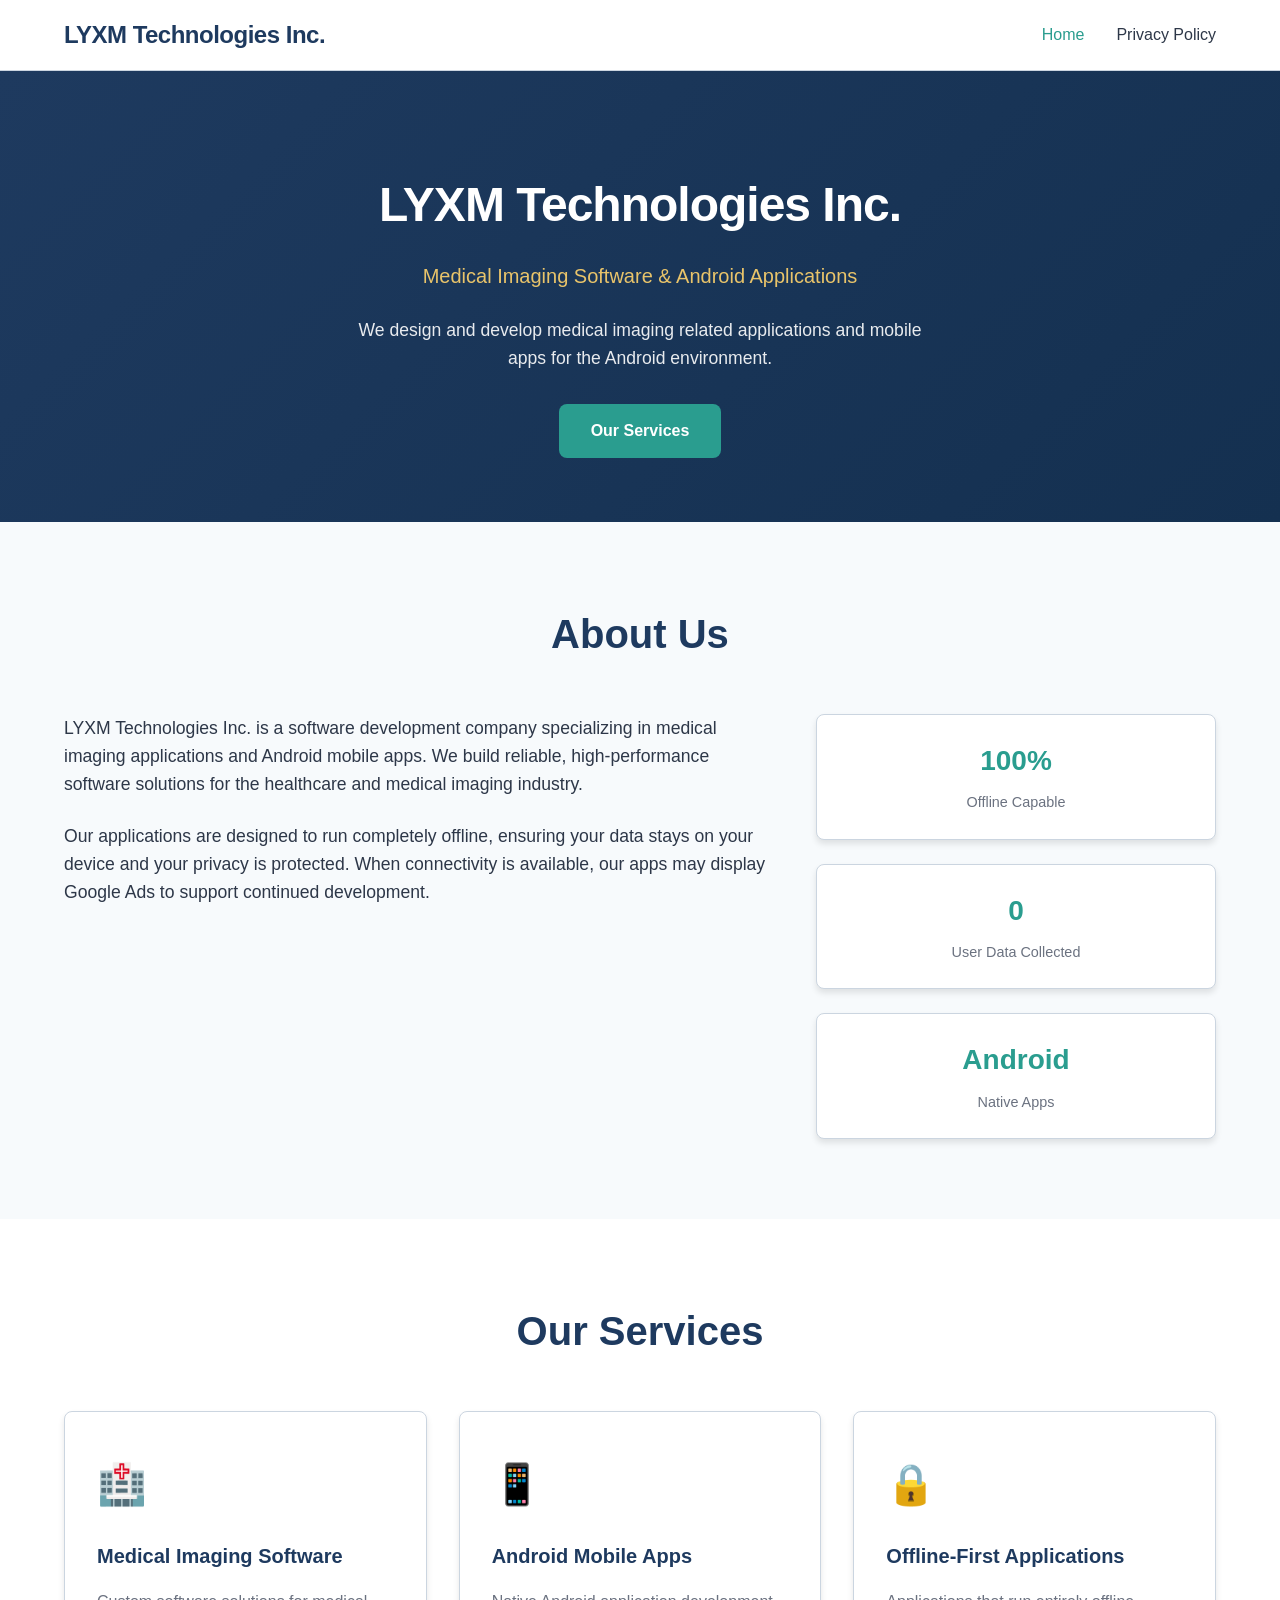
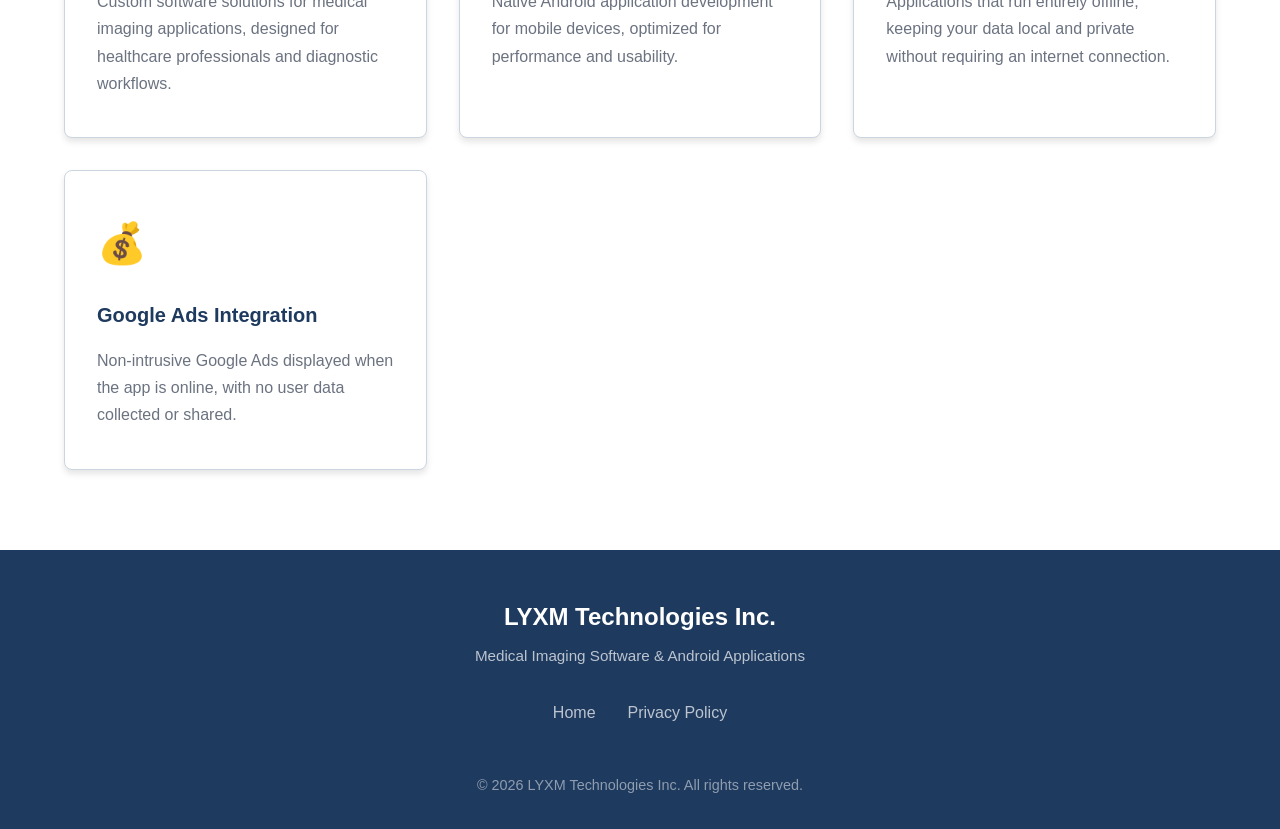
<file: index.html>
<!DOCTYPE html>
<html lang="en">
<head>
    <meta charset="UTF-8">
    <meta name="viewport" content="width=device-width, initial-scale=1.0">
    <title>LYXM Technologies Inc. | Medical Imaging Software & Android Apps</title>
    <link rel="stylesheet" href="styles.css">
</head>
<body>
    <header>
        <nav class="navbar">
            <div class="nav-container">
                <a href="index.html" class="logo">LYXM Technologies Inc.</a>
                <button class="nav-toggle" aria-label="Toggle navigation">
                    <span class="hamburger"></span>
                    <span class="hamburger"></span>
                    <span class="hamburger"></span>
                </button>
                <ul class="nav-menu">
                    <li><a href="index.html" class="active">Home</a></li>
                    <li><a href="privacy.html">Privacy Policy</a></li>
                </ul>
            </div>
        </nav>
    </header>

    <main>
        <section class="hero">
            <div class="hero-content">
                <h1>LYXM Technologies Inc.</h1>
                <p class="tagline">Medical Imaging Software &amp; Android Applications</p>
                <p class="subtitle">We design and develop medical imaging related applications and mobile apps for the Android environment.</p>
                <a href="#services" class="btn btn-primary">Our Services</a>
            </div>
        </section>

        <section class="about" id="about">
            <div class="container">
                <h2>About Us</h2>
                <div class="about-content">
                    <div class="about-text">
                        <p>LYXM Technologies Inc. is a software development company specializing in medical imaging applications and Android mobile apps. We build reliable, high-performance software solutions for the healthcare and medical imaging industry.</p>
                        <p>Our applications are designed to run completely offline, ensuring your data stays on your device and your privacy is protected. When connectivity is available, our apps may display Google Ads to support continued development.</p>
                    </div>
                    <div class="about-stats">
                        <div class="stat">
                            <div class="stat-number">100%</div>
                            <div class="stat-label">Offline Capable</div>
                        </div>
                        <div class="stat">
                            <div class="stat-number">0</div>
                            <div class="stat-label">User Data Collected</div>
                        </div>
                        <div class="stat">
                            <div class="stat-number">Android</div>
                            <div class="stat-label">Native Apps</div>
                        </div>
                    </div>
                </div>
            </div>
        </section>

        <section class="services" id="services">
            <div class="container">
                <h2>Our Services</h2>
                <div class="services-grid">
                    <div class="service-card">
                        <div class="service-icon">🏥</div>
                        <h3>Medical Imaging Software</h3>
                        <p>Custom software solutions for medical imaging applications, designed for healthcare professionals and diagnostic workflows.</p>
                    </div>
                    <div class="service-card">
                        <div class="service-icon">📱</div>
                        <h3>Android Mobile Apps</h3>
                        <p>Native Android application development for mobile devices, optimized for performance and usability.</p>
                    </div>
                    <div class="service-card">
                        <div class="service-icon">🔒</div>
                        <h3>Offline-First Applications</h3>
                        <p>Applications that run entirely offline, keeping your data local and private without requiring an internet connection.</p>
                    </div>
                    <div class="service-card">
                        <div class="service-icon">💰</div>
                        <h3>Google Ads Integration</h3>
                        <p>Non-intrusive Google Ads displayed when the app is online, with no user data collected or shared.</p>
                    </div>
                </div>
            </div>
        </section>
    </main>

    <footer>
        <div class="container footer-content">
            <div class="footer-brand">
                <a href="index.html" class="footer-logo">LYXM Technologies Inc.</a>
                <p>Medical Imaging Software &amp; Android Applications</p>
            </div>
            <div class="footer-links">
                <a href="index.html">Home</a>
                <a href="privacy.html">Privacy Policy</a>
            </div>
            <div class="footer-copy">
                <p>&copy; 2026 LYXM Technologies Inc. All rights reserved.</p>
            </div>
        </div>
    </footer>

    <script src="script.js"></script>
</body>
</html>
</file>
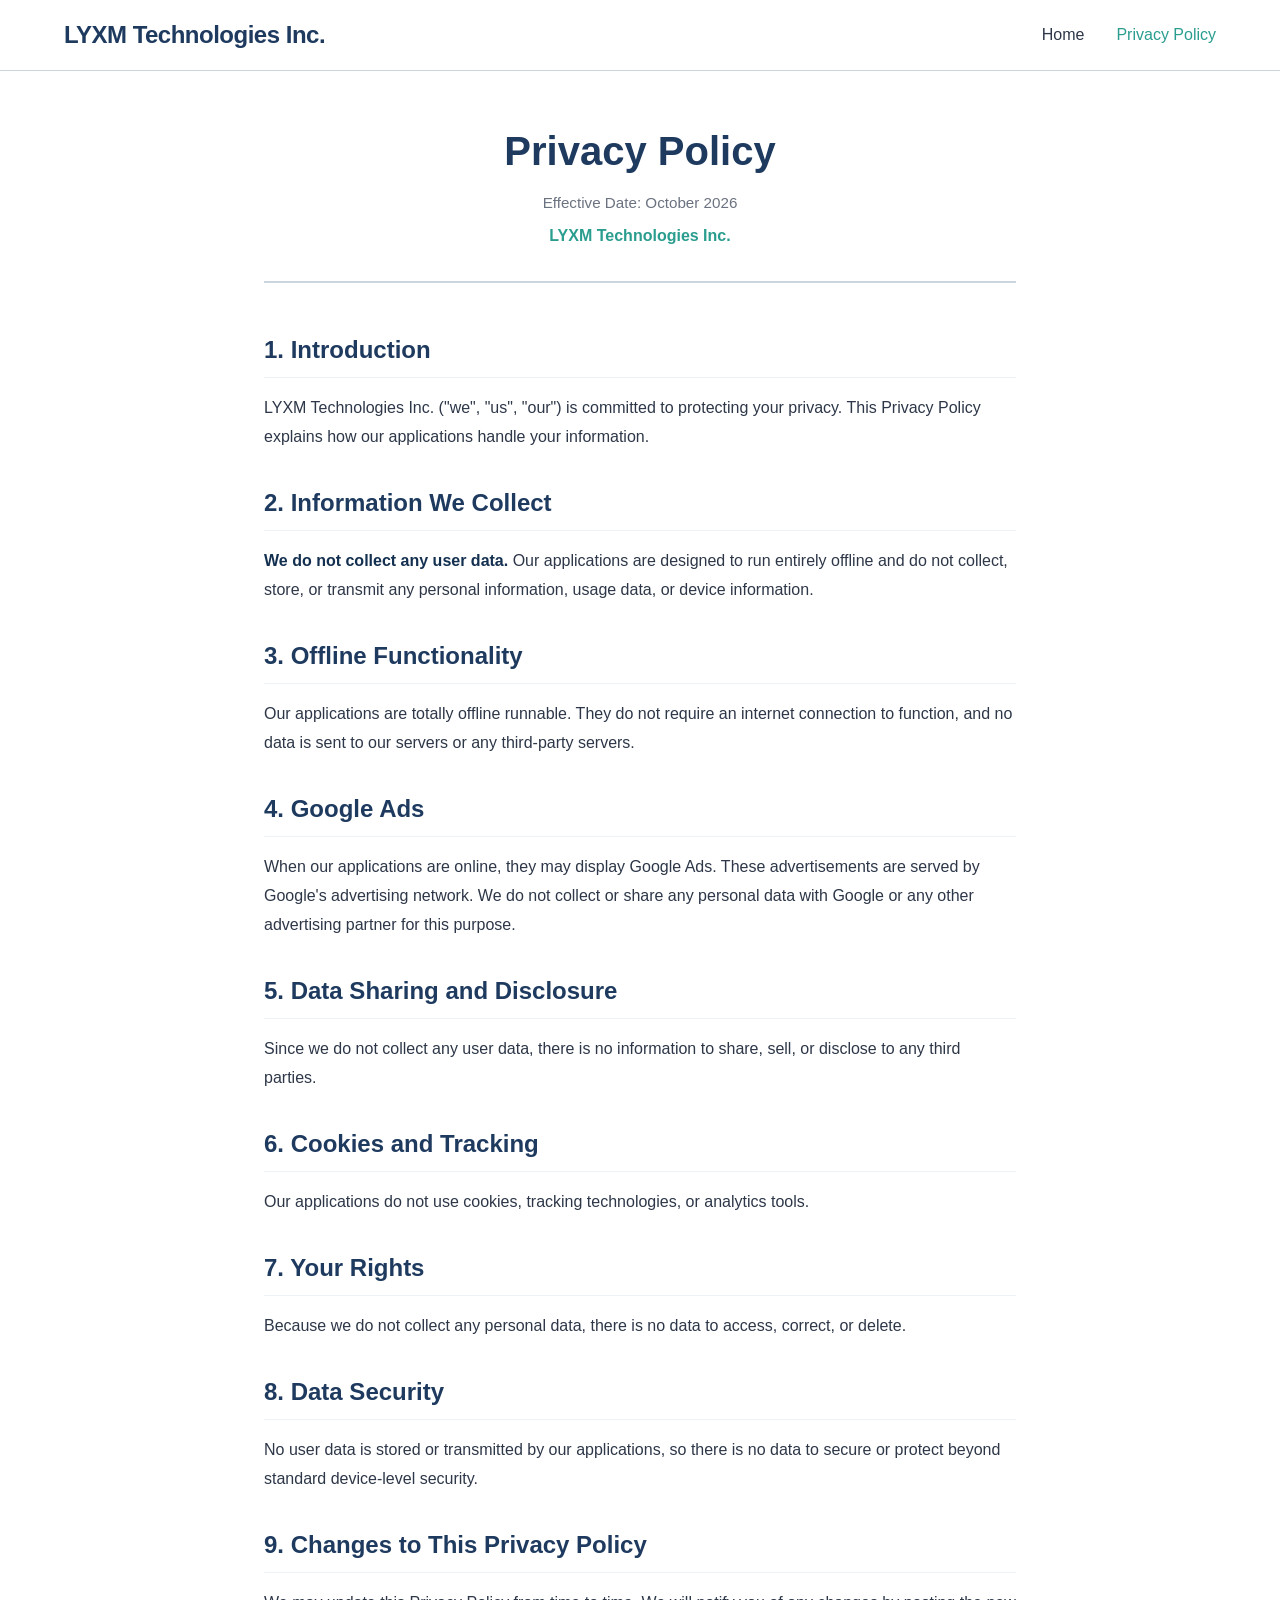
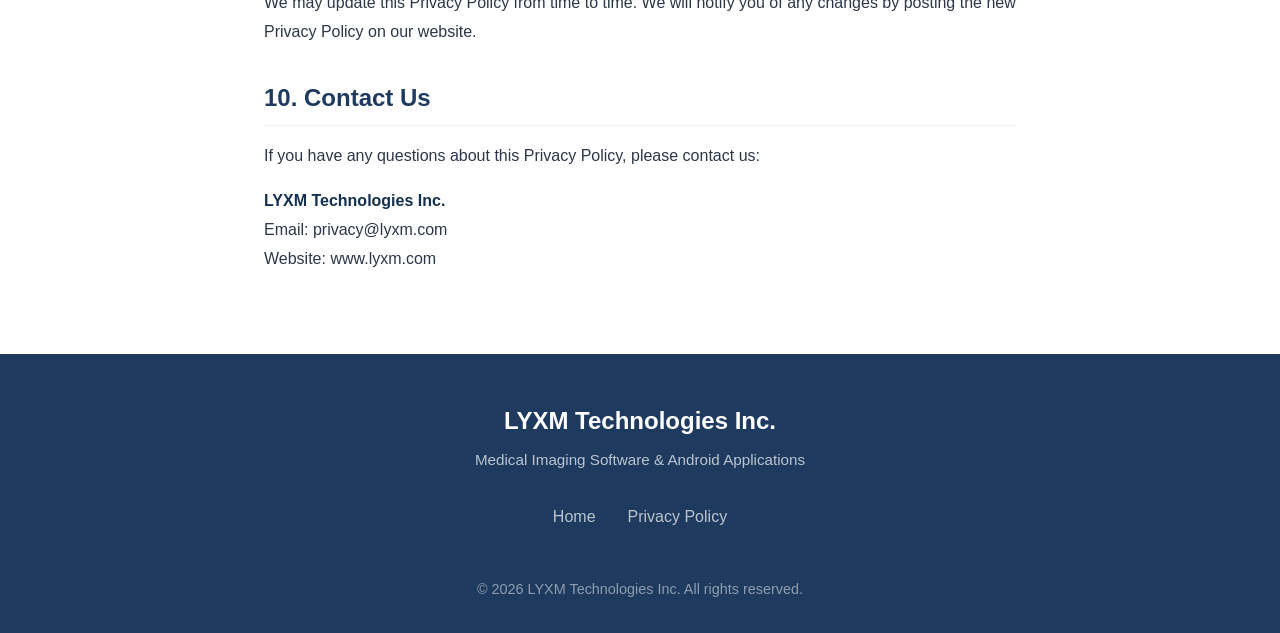
<file: privacy.html>
<!DOCTYPE html>
<html lang="en">
<head>
    <meta charset="UTF-8">
    <meta name="viewport" content="width=device-width, initial-scale=1.0">
    <title>Privacy Policy | LYXM Technologies Inc.</title>
    <link rel="stylesheet" href="styles.css">
</head>
<body>
    <header>
        <nav class="navbar">
            <div class="nav-container">
                <a href="index.html" class="logo">LYXM Technologies Inc.</a>
                <button class="nav-toggle" aria-label="Toggle navigation">
                    <span class="hamburger"></span>
                    <span class="hamburger"></span>
                    <span class="hamburger"></span>
                </button>
                <ul class="nav-menu">
                    <li><a href="index.html">Home</a></li>
                    <li><a href="privacy.html" class="active">Privacy Policy</a></li>
                </ul>
            </div>
        </nav>
    </header>

    <main>
        <section class="privacy-policy">
            <div class="container">
                <article>
                    <header class="article-header">
                        <h1>Privacy Policy</h1>
                        <p class="effective-date">Effective Date: October 2026</p>
                        <p class="company">LYXM Technologies Inc.</p>
                    </header>

                    <section class="policy-section">
                        <h2>1. Introduction</h2>
                        <p>LYXM Technologies Inc. ("we", "us", "our") is committed to protecting your privacy. This Privacy Policy explains how our applications handle your information.</p>
                    </section>

                    <section class="policy-section">
                        <h2>2. Information We Collect</h2>
                        <p><strong>We do not collect any user data.</strong> Our applications are designed to run entirely offline and do not collect, store, or transmit any personal information, usage data, or device information.</p>
                    </section>

                    <section class="policy-section">
                        <h2>3. Offline Functionality</h2>
                        <p>Our applications are totally offline runnable. They do not require an internet connection to function, and no data is sent to our servers or any third-party servers.</p>
                    </section>

                    <section class="policy-section">
                        <h2>4. Google Ads</h2>
                        <p>When our applications are online, they may display Google Ads. These advertisements are served by Google's advertising network. We do not collect or share any personal data with Google or any other advertising partner for this purpose.</p>
                    </section>

                    <section class="policy-section">
                        <h2>5. Data Sharing and Disclosure</h2>
                        <p>Since we do not collect any user data, there is no information to share, sell, or disclose to any third parties.</p>
                    </section>

                    <section class="policy-section">
                        <h2>6. Cookies and Tracking</h2>
                        <p>Our applications do not use cookies, tracking technologies, or analytics tools.</p>
                    </section>

                    <section class="policy-section">
                        <h2>7. Your Rights</h2>
                        <p>Because we do not collect any personal data, there is no data to access, correct, or delete.</p>
                    </section>

                    <section class="policy-section">
                        <h2>8. Data Security</h2>
                        <p>No user data is stored or transmitted by our applications, so there is no data to secure or protect beyond standard device-level security.</p>
                    </section>

                    <section class="policy-section">
                        <h2>9. Changes to This Privacy Policy</h2>
                        <p>We may update this Privacy Policy from time to time. We will notify you of any changes by posting the new Privacy Policy on our website.</p>
                    </section>

                    <section class="policy-section">
                        <h2>10. Contact Us</h2>
                        <p>If you have any questions about this Privacy Policy, please contact us:</p>
                        <p><strong>LYXM Technologies Inc.</strong><br>
                        Email: privacy@lyxm.com<br>
                        Website: <a href="index.html">www.lyxm.com</a></p>
                    </section>
                </article>
            </div>
        </section>
    </main>

    <footer>
        <div class="container footer-content">
            <div class="footer-brand">
                <a href="index.html" class="footer-logo">LYXM Technologies Inc.</a>
                <p>Medical Imaging Software &amp; Android Applications</p>
            </div>
            <div class="footer-links">
                <a href="index.html">Home</a>
                <a href="privacy.html">Privacy Policy</a>
            </div>
            <div class="footer-copy">
                <p>&copy; 2026 LYXM Technologies Inc. All rights reserved.</p>
            </div>
        </div>
    </footer>

    <script src="script.js"></script>
</body>
</html>
</file>
<file: styles.css>
/* ========================================
   LYXM Technologies Inc. - Global Styles
   ======================================== */

:root {
    --primary-color: #1e3a5f;
    --primary-dark: #143050;
    --secondary-color: #2a9d8f;
    --accent-color: #e9c46a;
    --text-dark: #2d3748;
    --text-light: #6b7280;
    --bg-white: #ffffff;
    --bg-light: #f7fafc;
    --bg-gray: #edf2f7;
    --border-color: #cbd5e0;
    --white: #ffffff;
    --max-width: 1200px;
    --header-height: 70px;
    --transition: all 0.3s ease;
    --shadow: 0 4px 6px rgba(0, 0, 0, 0.1);
    --shadow-lg: 0 10px 25px rgba(0, 0, 0, 0.1);
    --border-radius: 8px;
}

* {
    margin: 0;
    padding: 0;
    box-sizing: border-box;
}

html {
    scroll-behavior: smooth;
}

body {
    font-family: -apple-system, BlinkMacSystemFont, 'Segoe UI', Roboto, Oxygen, Ubuntu, Cantarell, 'Open Sans', 'Helvetica Neue', sans-serif;
    line-height: 1.6;
    color: var(--text-dark);
    background-color: var(--bg-white);
}

a {
    text-decoration: none;
    color: inherit;
}

ul {
    list-style: none;
}

img {
    max-width: 100%;
    height: auto;
}

.container {
    max-width: var(--max-width);
    margin: 0 auto;
    padding: 0 1.5rem;
}
/* ========================================
   Footer
   ======================================== */

footer {
    background-color: var(--primary-color);
    color: var(--white);
    padding: 3rem 1.5rem 2rem;
    margin-top: auto;
}

.footer-content {
    max-width: var(--max-width);
    margin: 0 auto;
    display: flex;
    flex-direction: column;
    gap: 2rem;
    align-items: center;
    text-align: center;
}

.footer-brand {
    display: flex;
    flex-direction: column;
    align-items: center;
    gap: 0.5rem;
}

.footer-logo {
    font-size: 1.5rem;
    font-weight: 700;
    color: var(--white);
}

.footer-brand p {
    color: rgba(255, 255, 255, 0.7);
    font-size: 0.95rem;
}

.footer-links {
    display: flex;
    gap: 2rem;
}

.footer-links a {
    color: rgba(255, 255, 255, 0.7);
    font-weight: 500;
    transition: var(--transition);
}

.footer-links a:hover {
    color: var(--white);
}

.footer-copy p {
    color: rgba(255, 255, 255, 0.5);
    font-size: 0.9rem;
    margin-top: 1rem;
}

/* ========================================
   Responsive
   ======================================== */

@media (max-width: 768px) {
    .nav-toggle {
        display: flex;
    }

    .nav-menu {
        position: absolute;
        top: var(--header-height);
        left: 0;
        width: 100%;
        background-color: var(--white);
        flex-direction: column;
        padding: 1.5rem;
        gap: 1rem;
        box-shadow: var(--shadow-lg);
        transform: translateY(-100%);
        opacity: 0;
        visibility: hidden;
        transition: var(--transition);
        border-bottom: 1px solid var(--border-color);
    }

    .nav-menu.active {
        transform: translateY(0);
        opacity: 1;
        visibility: visible;
    }

    .nav-menu li {
        width: 100%;
    }

    .nav-menu li a {
        display: block;
        padding: 0.75rem 0;
        border-bottom: 1px solid var(--bg-gray);
    }

    .hero h1 {
        font-size: 2.25rem;
    }

    .about-content {
        grid-template-columns: 1fr;
        gap: 2rem;
    }

    .about-stats {
        flex-direction: row;
        flex-wrap: wrap;
        justify-content: center;
    }

    .stat {
        flex: 1;
        min-width: 150px;
    }

    .services-grid {
        grid-template-columns: 1fr;
    }

    .footer-content {
        gap: 1.5rem;
    }

    .footer-links {
        flex-direction: column;
        gap: 1rem;
    }
}

@media (max-width: 480px) {
    .hero h1 {
        font-size: 1.875rem;
    }

    .tagline {
        font-size: 1.1rem;
    }

    .subtitle {
        font-size: 1rem;
    }

    .article-header h1 {
        font-size: 2rem;
    }
}
/* ========================================
   Privacy Policy Page
   ======================================== */

.privacy-policy {
    padding: 3rem 1.5rem;
    background-color: var(--white);
}

.privacy-policy .container {
    max-width: 800px;
}

.article-header {
    text-align: center;
    margin-bottom: 3rem;
    padding-bottom: 2rem;
    border-bottom: 2px solid var(--border-color);
}

.article-header h1 {
    font-size: 2.5rem;
    color: var(--primary-color);
    margin-bottom: 0.5rem;
}

.effective-date {
    color: var(--text-light);
    font-size: 0.95rem;
    margin-bottom: 0.5rem;
}

.company {
    color: var(--secondary-color);
    font-weight: 600;
    font-size: 1rem;
}

.policy-section {
    margin-bottom: 2rem;
}

.policy-section h2 {
    font-size: 1.5rem;
    color: var(--primary-color);
    margin-bottom: 1rem;
    padding-bottom: 0.5rem;
    border-bottom: 1px solid var(--bg-gray);
}

.policy-section p {
    color: var(--text-dark);
    line-height: 1.8;
    margin-bottom: 1rem;
}

.policy-section p strong {
    color: var(--primary-dark);
}
/* ========================================
   Services Section
   ======================================== */

.services {
    padding: 5rem 1.5rem;
    background-color: var(--white);
}

.services-grid {
    display: grid;
    grid-template-columns: repeat(auto-fit, minmax(280px, 1fr));
    gap: 2rem;
}

.service-card {
    background-color: var(--white);
    padding: 2.5rem 2rem;
    border-radius: var(--border-radius);
    border: 1px solid var(--border-color);
    box-shadow: var(--shadow);
    transition: var(--transition);
}

.service-card:hover {
    transform: translateY(-5px);
    box-shadow: var(--shadow-lg);
    border-color: var(--secondary-color);
}

.service-icon {
    font-size: 2.5rem;
    margin-bottom: 1.5rem;
    display: block;
}

.service-card h3 {
    font-size: 1.25rem;
    margin-bottom: 1rem;
    color: var(--primary-color);
}

.service-card p {
    color: var(--text-light);
    line-height: 1.7;
}
/* ========================================
   About Section
   ======================================== */

.about {
    padding: 5rem 1.5rem;
    background-color: var(--bg-light);
}

.about h2, .services h2 {
    text-align: center;
    font-size: 2.5rem;
    margin-bottom: 3rem;
    color: var(--primary-color);
}

.about-content {
    display: grid;
    grid-template-columns: 1fr 400px;
    gap: 3rem;
    align-items: start;
}

.about-text p {
    margin-bottom: 1.5rem;
    font-size: 1.1rem;
    color: var(--text-dark);
}

.about-text p:last-child {
    margin-bottom: 0;
}

.about-stats {
    display: flex;
    flex-direction: column;
    gap: 1.5rem;
}

.stat {
    background-color: var(--white);
    padding: 1.5rem;
    border-radius: var(--border-radius);
    box-shadow: var(--shadow);
    text-align: center;
    border: 1px solid var(--border-color);
}

.stat-number {
    font-size: 1.75rem;
    font-weight: 700;
    color: var(--secondary-color);
    margin-bottom: 0.5rem;
}

.stat-label {
    font-size: 0.9rem;
    color: var(--text-light);
    font-weight: 500;
}
/* ========================================
   Hero Section
   ======================================== */

.hero {
    padding: 6rem 1.5rem 4rem;
    background: linear-gradient(135deg, var(--primary-color) 0%, var(--primary-dark) 100%);
    color: var(--white);
    text-align: center;
}

.hero-content {
    max-width: 800px;
    margin: 0 auto;
}

.hero h1 {
    font-size: 3rem;
    font-weight: 700;
    margin-bottom: 1rem;
    letter-spacing: -1px;
}

.tagline {
    font-size: 1.25rem;
    color: var(--accent-color);
    margin-bottom: 1.5rem;
    font-weight: 500;
}

.subtitle {
    font-size: 1.1rem;
    color: rgba(255, 255, 255, 0.9);
    margin-bottom: 2rem;
    max-width: 600px;
    margin-left: auto;
    margin-right: auto;
}

.btn {
    display: inline-block;
    padding: 0.875rem 2rem;
    border-radius: var(--border-radius);
    font-weight: 600;
    text-align: center;
    transition: var(--transition);
    cursor: pointer;
    border: none;
    font-size: 1rem;
}

.btn-primary {
    background-color: var(--secondary-color);
    color: var(--white);
}

.btn-primary:hover {
    background-color: #279187;
    transform: translateY(-2px);
    box-shadow: var(--shadow-lg);
}
/* ========================================
   Header & Navigation
   ======================================== */

header {
    position: sticky;
    top: 0;
    z-index: 1000;
    background-color: var(--white);
    border-bottom: 1px solid var(--border-color);
}

.navbar {
    height: var(--header-height);
    display: flex;
    align-items: center;
}

.nav-container {
    width: 100%;
    max-width: var(--max-width);
    margin: 0 auto;
    padding: 0 1.5rem;
    display: flex;
    justify-content: space-between;
    align-items: center;
}

.logo {
    font-size: 1.5rem;
    font-weight: 700;
    color: var(--primary-color);
    letter-spacing: -0.5px;
}

.nav-menu {
    display: flex;
    gap: 2rem;
    align-items: center;
}

.nav-menu li a {
    font-weight: 500;
    color: var(--text-dark);
    transition: var(--transition);
}

.nav-menu li a:hover,
.nav-menu li a.active {
    color: var(--secondary-color);
}

.nav-toggle {
    display: none;
    flex-direction: column;
    background: none;
    border: none;
    cursor: pointer;
    padding: 0.5rem;
    gap: 5px;
}

.hamburger {
    width: 24px;
    height: 2px;
    background-color: var(--text-dark);
    border-radius: 2px;
    transition: var(--transition);
}
</file>
